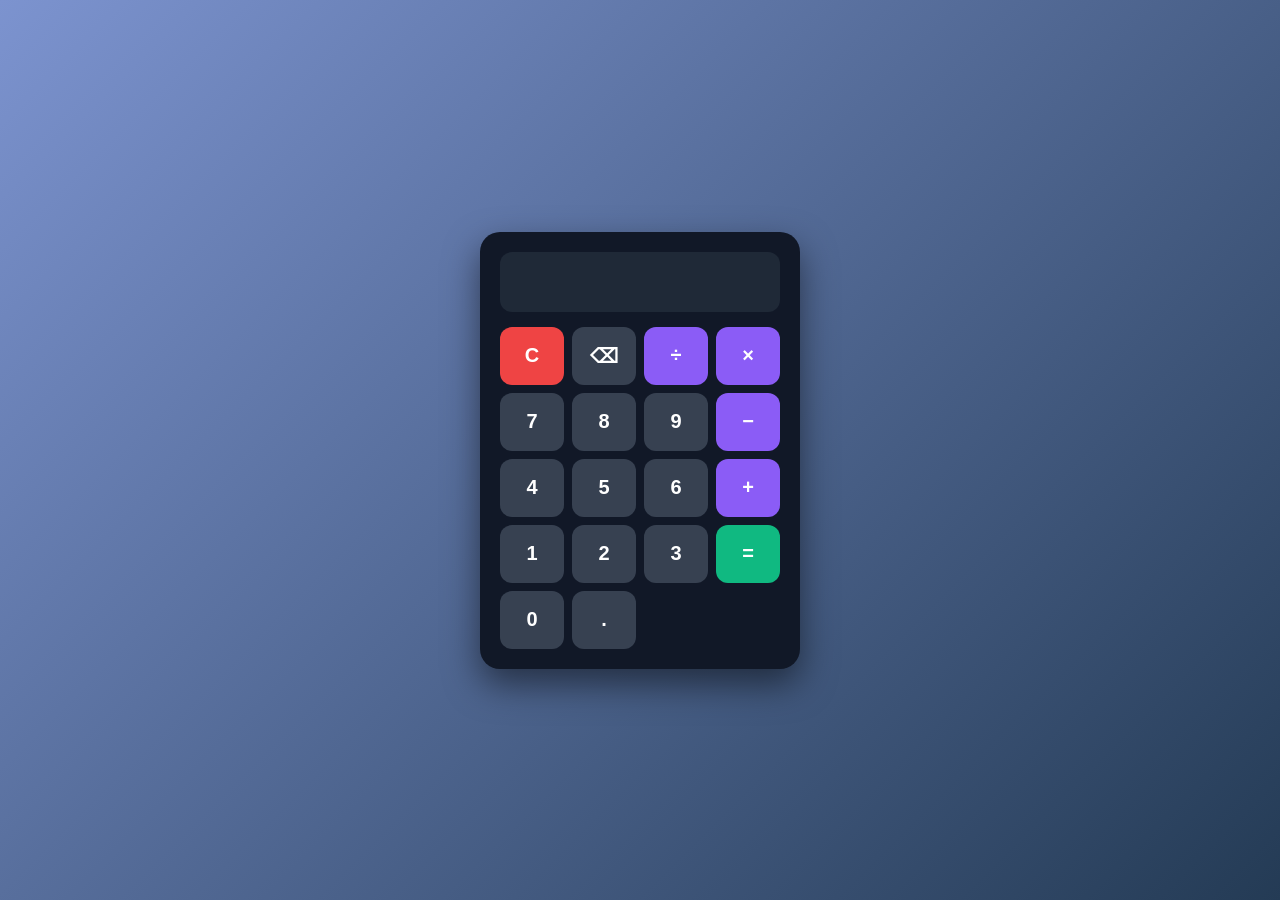
<file: Calculator_1/index.html>
<!DOCTYPE html>
<html>
<head>
    <title>Simple Calculator</title>
    <link rel="stylesheet" href="style.css">
</head>

<body>

    <div class="calculator">

        <input type="text" id="display" readonly>

        <div class="buttons">

            <button class="clear" onclick="clearDisplay()">C</button>
            <button onclick="deleteLast()">⌫</button>
            <button class="operator" onclick="addValue('/')">÷</button>
            <button class="operator" onclick="addValue('*')">×</button>

            <button onclick="addValue('7')">7</button>
            <button onclick="addValue('8')">8</button>
            <button onclick="addValue('9')">9</button>
            <button class="operator" onclick="addValue('-')">−</button>

            <button onclick="addValue('4')">4</button>
            <button onclick="addValue('5')">5</button>
            <button onclick="addValue('6')">6</button>
            <button class="operator" onclick="addValue('+')">+</button>

            <button onclick="addValue('1')">1</button>
            <button onclick="addValue('2')">2</button>
            <button onclick="addValue('3')">3</button>
            <button class="equal" onclick="calculate()">=</button>

            <button onclick="addValue('0')">0</button>
            <button onclick="addValue('.')">.</button>

        </div>

    </div>

    <script src="script.js"></script>

</body>
</html>
</file>
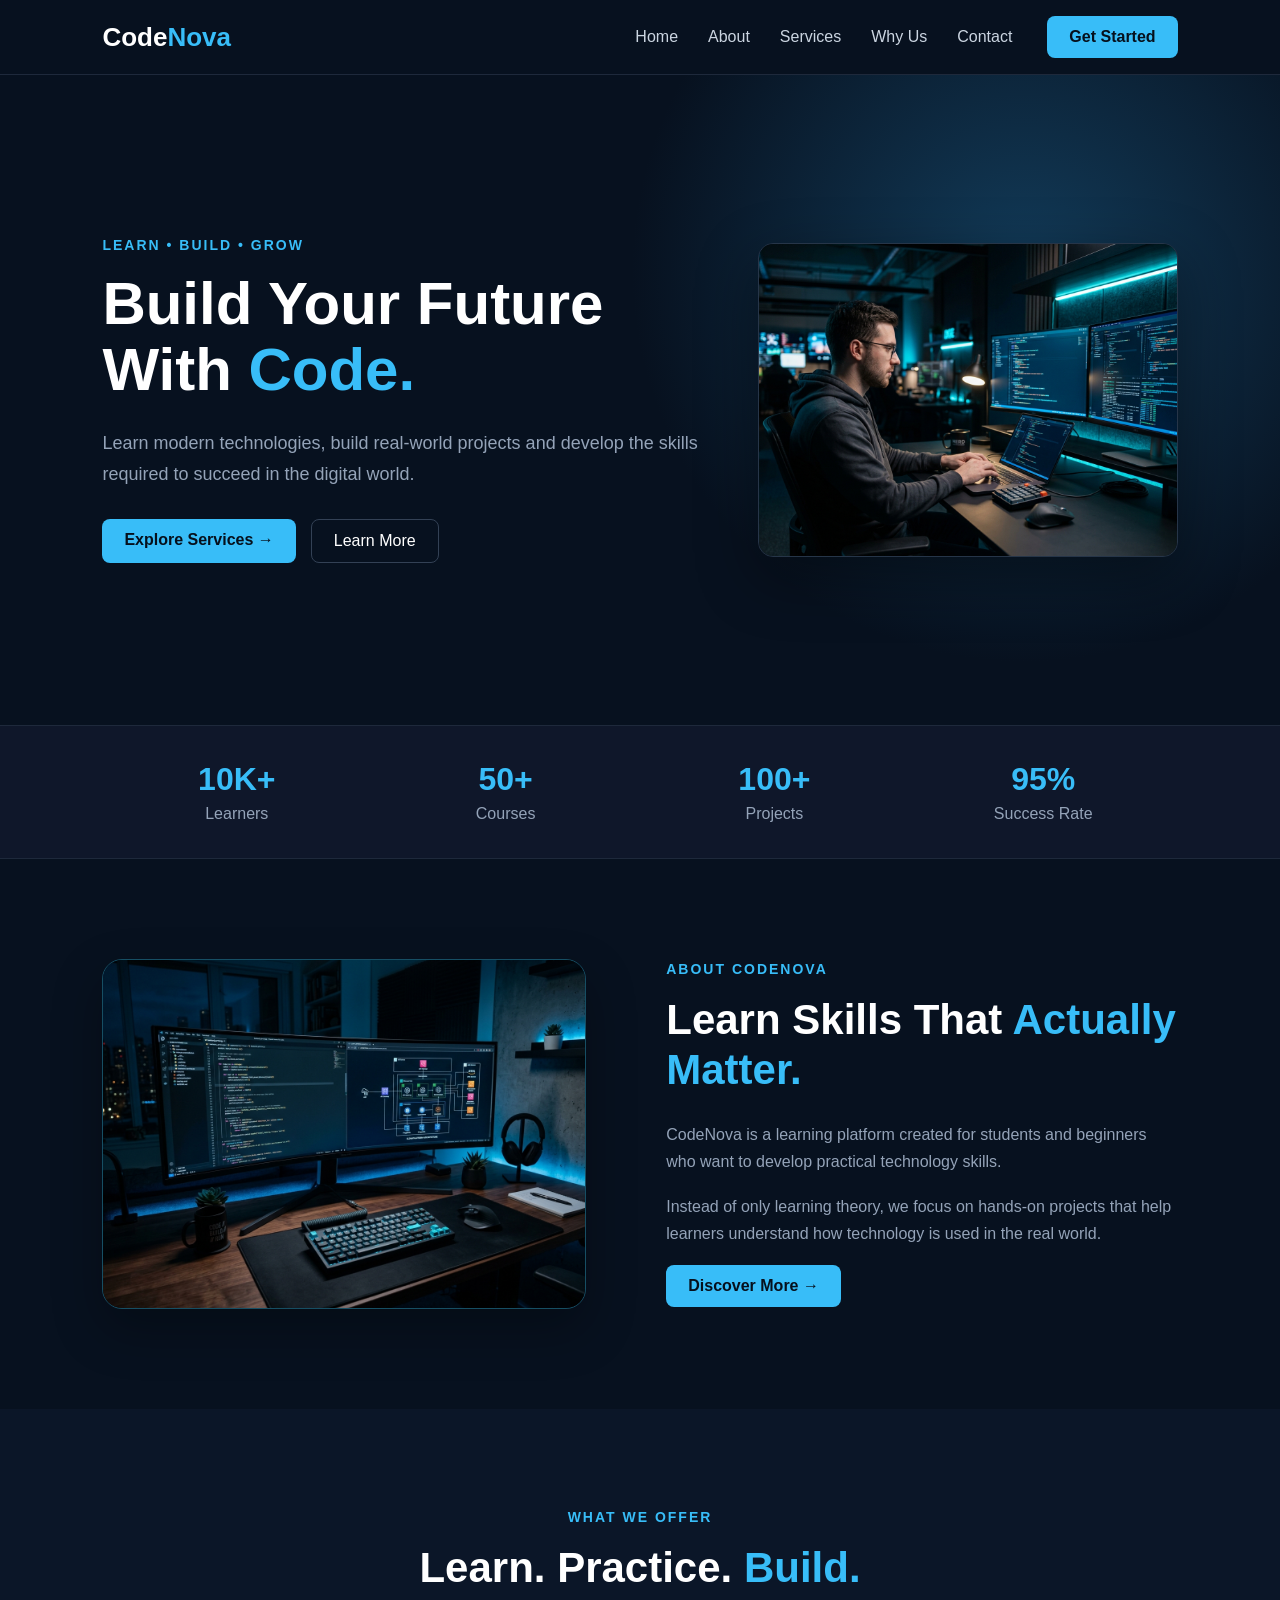
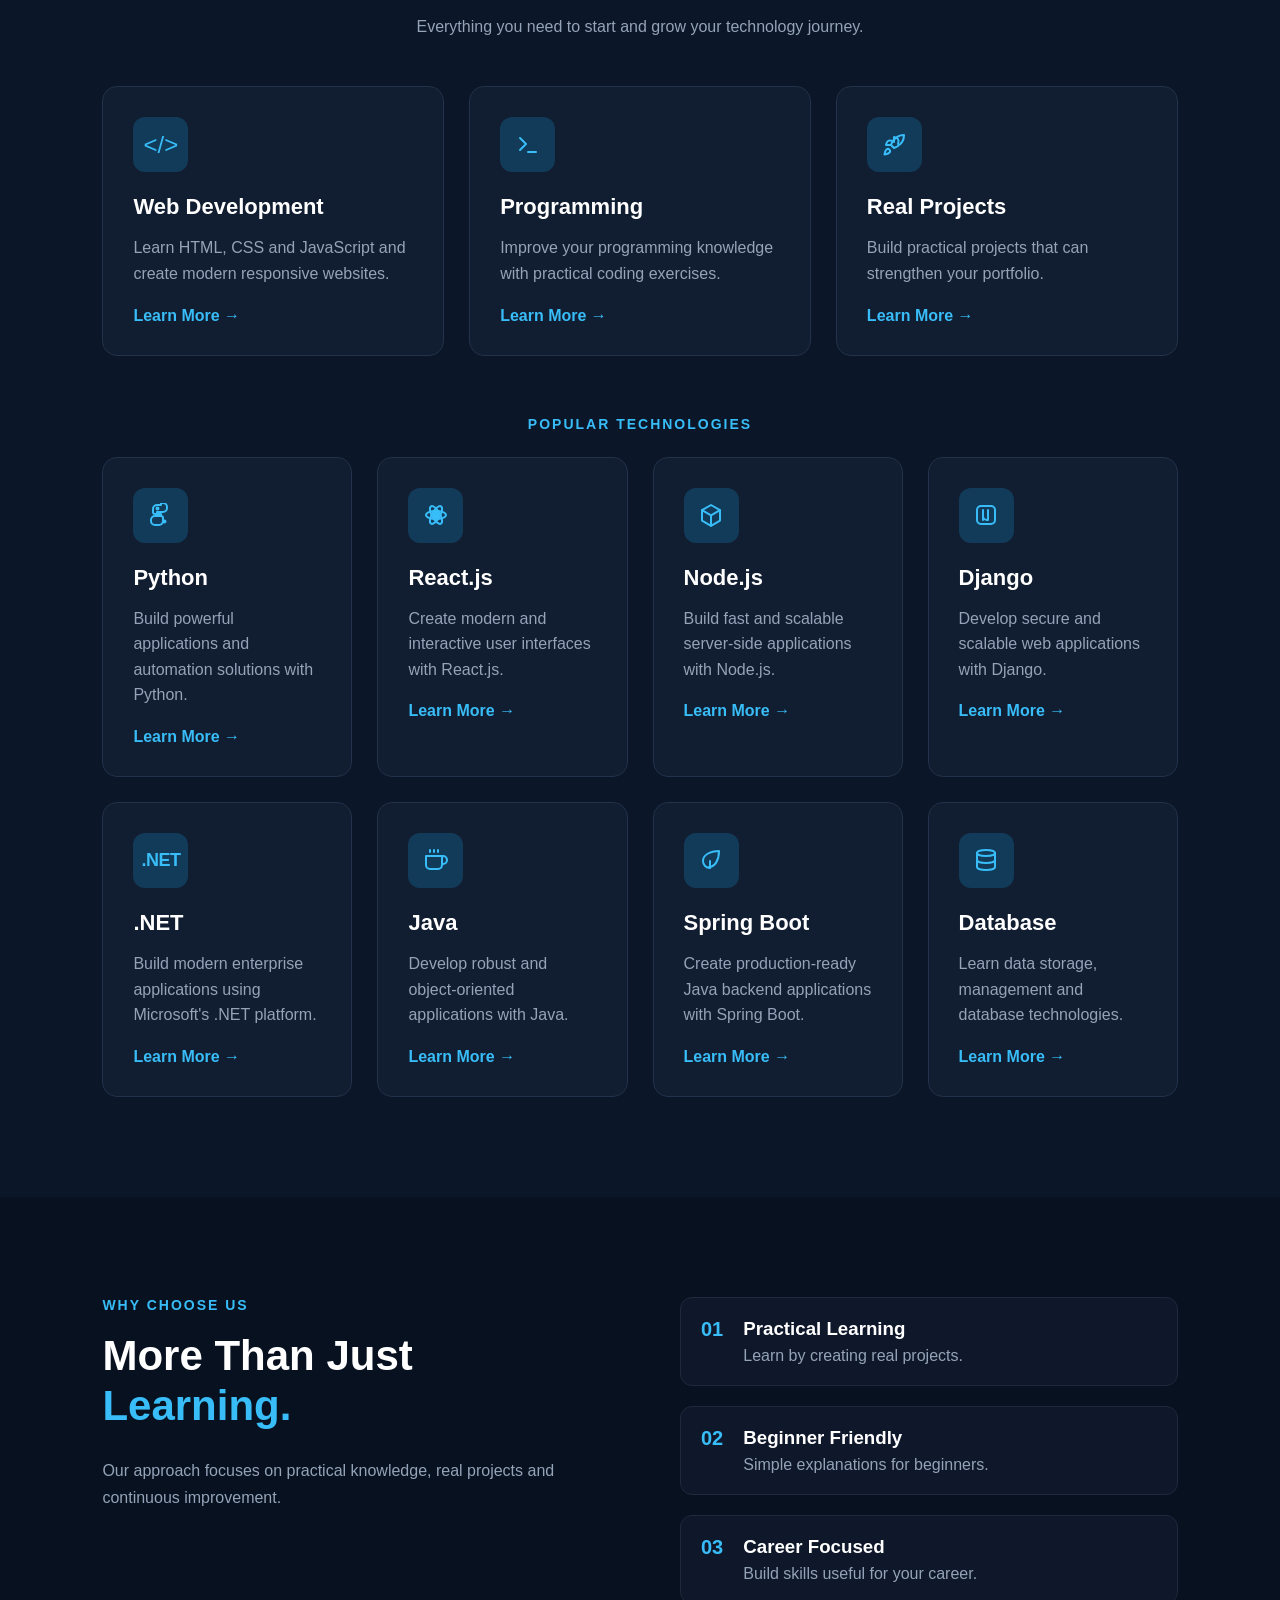
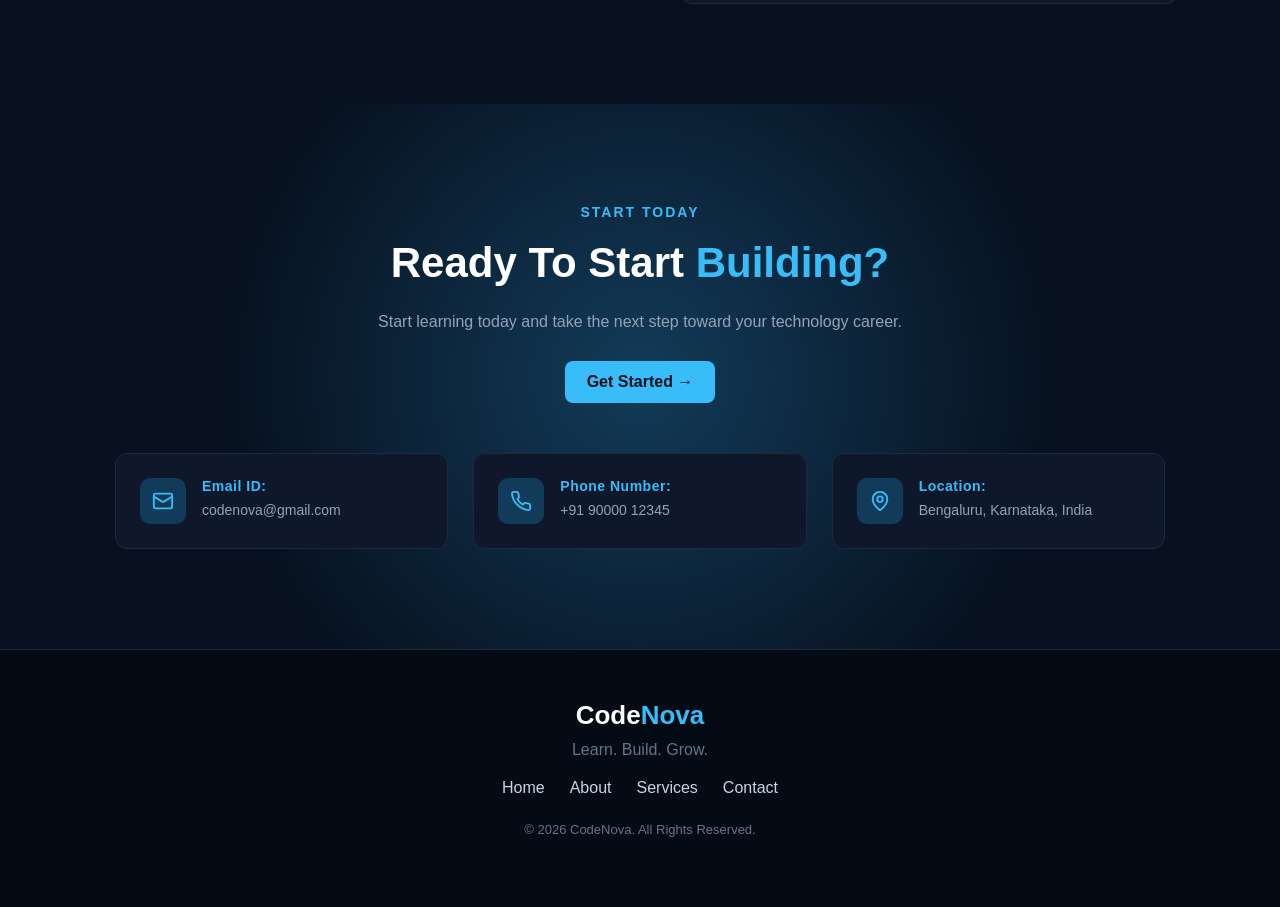
<file: CodeNova/index.html>
<!DOCTYPE html>
<html lang="en">

<head>
    <meta charset="UTF-8">
    <meta name="viewport" content="width=device-width, initial-scale=1.0">

    <title>CodeNova | Learn & Build</title>

    <link rel="stylesheet" href="style.css">
</head>

<body>

    <!-- NAVBAR -->
    <header>
        <div class="logo">
            Code<span>Nova</span>
        </div>

        <nav>
            <a href="#home">Home</a>
            <a href="#about">About</a>
            <a href="#services">Services</a>
            <a href="#why-us">Why Us</a>
            <a href="#contact">Contact</a>
        </nav>

        <a href="#contact" class="nav-btn">
            Get Started
        </a>
    </header>


    <!-- HERO -->
    <section class="hero" id="home">

        <div class="hero-content">

            <p class="small-title">
                 LEARN • BUILD • GROW
            </p>

            <h1>
                Build Your Future
                With <span>Code.</span>
            </h1>

            <p class="hero-text">
                Learn modern technologies, build real-world
                projects and develop the skills required to
                succeed in the digital world.
            </p>

            <div class="hero-buttons">

                <a href="#services" class="primary-btn">
                    Explore Services →
                </a>

                <a href="#about" class="secondary-btn">
                    Learn More
                </a>

            </div>

        </div>


        <div class="hero-card">

            <div class="hero-image-box">
                <img src="images/hero-developer.jpg" alt="Modern Software Developer Coding" class="hero-img">
            </div>

        </div>

    </section>


    <!-- STATS -->
    <section class="stats">

        <div>
            <h2>10K+</h2>
            <p>Learners</p>
        </div>

        <div>
            <h2>50+</h2>
            <p>Courses</p>
        </div>

        <div>
            <h2>100+</h2>
            <p>Projects</p>
        </div>

        <div>
            <h2>95%</h2>
            <p>Success Rate</p>
        </div>

    </section>


    <!-- ABOUT -->
    <section class="about" id="about">

        <div class="about-image">
            <div class="image-box">
                <img src="images/about-workspace.jpg" alt="Software Engineering Workspace" class="about-img">
            </div>
        </div>

        <div class="about-content">

            <p class="section-label">
                ABOUT CODENOVA
            </p>

            <h2>
                Learn Skills That
                <span>Actually Matter.</span>
            </h2>

            <p>
                CodeNova is a learning platform created for
                students and beginners who want to develop
                practical technology skills.
            </p>

            <p>
                Instead of only learning theory, we focus on
                hands-on projects that help learners understand
                how technology is used in the real world.
            </p>

            <a href="#services" class="primary-btn">
                Discover More →
            </a>

        </div>

    </section>


    <!-- SERVICES -->
    <section class="services" id="services">

        <p class="section-label">
            WHAT WE OFFER
        </p>

        <h2>
            Learn. Practice. <span>Build.</span>
        </h2>

        <p class="section-description">
            Everything you need to start and grow your
            technology journey.
        </p>


        <div class="service-container">

            <div class="service-card">

                <div class="service-icon">
                    &lt;/&gt;
                </div>

                <h3>Web Development</h3>

                <p>
                    Learn HTML, CSS and JavaScript and
                    create modern responsive websites.
                </p>

                <a href="#">Learn More →</a>

            </div>


            <div class="service-card">

                <div class="service-icon">
                    <svg width="24" height="24" viewBox="0 0 24 24" fill="none" stroke="currentColor" stroke-width="2" stroke-linecap="round" stroke-linejoin="round">
                        <polyline points="4 17 10 11 4 5"></polyline>
                        <line x1="12" y1="19" x2="20" y2="19"></line>
                    </svg>
                </div>

                <h3>Programming</h3>

                <p>
                    Improve your programming knowledge
                    with practical coding exercises.
                </p>

                <a href="#">Learn More →</a>

            </div>


            <div class="service-card">

                <div class="service-icon">
                    <svg width="24" height="24" viewBox="0 0 24 24" fill="none" stroke="currentColor" stroke-width="2" stroke-linecap="round" stroke-linejoin="round">
                        <path d="M4.5 16.5c-1.5 1.26-2 5-2 5s3.74-.5 5-2c.71-.84.7-2.13-.09-2.91a2.18 2.18 0 0 0-2.91-.09z"></path>
                        <path d="m12 15-3-3a22 22 0 0 1 2-3.95A12.88 12.88 0 0 1 22 2c0 2.72-.78 7.5-6 11a22.35 22.35 0 0 1-4 2z"></path>
                        <path d="M9 12H4s.55-3.03 2-4c1.62-1.08 5 0 5 0"></path>
                        <path d="M12 9V4s3.03.55 4 2c1.08 1.62 0 5 0 5"></path>
                    </svg>
                </div>

                <h3>Real Projects</h3>

                <p>
                    Build practical projects that can
                    strengthen your portfolio.
                </p>

                <a href="#">Learn More →</a>

            </div>

        </div>

        <p class="section-label tech-label">
            POPULAR TECHNOLOGIES
        </p>

        <div class="technology-container">

            <div class="service-card">
                <div class="service-icon">
                    <svg width="24" height="24" viewBox="0 0 24 24" fill="none" stroke="currentColor" stroke-width="2" stroke-linecap="round" stroke-linejoin="round">
                        <path d="M12 2H8a4 4 0 0 0-4 4v3a2 2 0 0 0 2 2h6v2H6a4 4 0 0 0-4 4v1a4 4 0 0 0 4 4h4a4 4 0 0 0 4-4v-3a2 2 0 0 0-2-2H8V9h6a4 4 0 0 0 4-4V4a4 4 0 0 0-4-4h-2z"></path>
                        <circle cx="8.5" cy="5.5" r="1" fill="currentColor"></circle>
                        <circle cx="15.5" cy="18.5" r="1" fill="currentColor"></circle>
                    </svg>
                </div>
                <h3>Python</h3>
                <p>
                    Build powerful applications and automation solutions with Python.
                </p>
                <a href="#contact">Learn More →</a>
            </div>

            <div class="service-card">
                <div class="service-icon">
                    <svg width="24" height="24" viewBox="0 0 24 24" fill="none" stroke="currentColor" stroke-width="2" stroke-linecap="round" stroke-linejoin="round">
                        <circle cx="12" cy="12" r="2.5" fill="currentColor"></circle>
                        <ellipse cx="12" cy="12" rx="10" ry="4"></ellipse>
                        <ellipse cx="12" cy="12" rx="10" ry="4" transform="rotate(60 12 12)"></ellipse>
                        <ellipse cx="12" cy="12" rx="10" ry="4" transform="rotate(120 12 12)"></ellipse>
                    </svg>
                </div>
                <h3>React.js</h3>
                <p>
                    Create modern and interactive user interfaces with React.js.
                </p>
                <a href="#contact">Learn More →</a>
            </div>

            <div class="service-card">
                <div class="service-icon">
                    <svg width="24" height="24" viewBox="0 0 24 24" fill="none" stroke="currentColor" stroke-width="2" stroke-linecap="round" stroke-linejoin="round">
                        <path d="M12 2l9 5.2v10.4L12 22.8 3 17.6V7.2L12 2z"></path>
                        <path d="M12 22.8V12.4"></path>
                        <path d="M21 7.2l-9 5.2"></path>
                        <path d="M3 7.2l9 5.2"></path>
                    </svg>
                </div>
                <h3>Node.js</h3>
                <p>
                    Build fast and scalable server-side applications with Node.js.
                </p>
                <a href="#contact">Learn More →</a>
            </div>

            <div class="service-card">
                <div class="service-icon">
                    <svg width="24" height="24" viewBox="0 0 24 24" fill="none" stroke="currentColor" stroke-width="2" stroke-linecap="round" stroke-linejoin="round">
                        <rect x="3" y="3" width="18" height="18" rx="4"></rect>
                        <path d="M9 7v10"></path>
                        <path d="M9 13a4 4 0 0 0 4 4h1V7"></path>
                    </svg>
                </div>
                <h3>Django</h3>
                <p>
                    Develop secure and scalable web applications with Django.
                </p>
                <a href="#contact">Learn More →</a>
            </div>

            <div class="service-card">
                <div class="service-icon">
                    <span style="font-weight: 800; font-size: 18px; letter-spacing: -0.5px;">.NET</span>
                </div>
                <h3>.NET</h3>
                <p>
                    Build modern enterprise applications using Microsoft's .NET platform.
                </p>
                <a href="#contact">Learn More →</a>
            </div>

            <div class="service-card">
                <div class="service-icon">
                    <svg width="24" height="24" viewBox="0 0 24 24" fill="none" stroke="currentColor" stroke-width="2" stroke-linecap="round" stroke-linejoin="round">
                        <path d="M18 8h1a4 4 0 0 1 0 8h-1"></path>
                        <path d="M2 8h16v9a4 4 0 0 1-4 4H6a4 4 0 0 1-4-4V8z"></path>
                        <line x1="6" y1="2" x2="6" y2="4"></line>
                        <line x1="10" y1="2" x2="10" y2="4"></line>
                        <line x1="14" y1="2" x2="14" y2="4"></line>
                    </svg>
                </div>
                <h3>Java</h3>
                <p>
                    Develop robust and object-oriented applications with Java.
                </p>
                <a href="#contact">Learn More →</a>
            </div>

            <div class="service-card">
                <div class="service-icon">
                    <svg width="24" height="24" viewBox="0 0 24 24" fill="none" stroke="currentColor" stroke-width="2" stroke-linecap="round" stroke-linejoin="round">
                        <path d="M11 20A7 7 0 0 1 4 13C4 7 11 3 20 3c0 9-4 16-10 16z"></path>
                        <path d="M11 20v-7"></path>
                    </svg>
                </div>
                <h3>Spring Boot</h3>
                <p>
                    Create production-ready Java backend applications with Spring Boot.
                </p>
                <a href="#contact">Learn More →</a>
            </div>

            <div class="service-card">
                <div class="service-icon">
                    <svg width="24" height="24" viewBox="0 0 24 24" fill="none" stroke="currentColor" stroke-width="2" stroke-linecap="round" stroke-linejoin="round">
                        <ellipse cx="12" cy="5" rx="9" ry="3"></ellipse>
                        <path d="M21 12c0 1.66-4 3-9 3s-9-1.34-9-3"></path>
                        <path d="M3 5v14c0 1.66 4 3 9 3s9-1.34 9-3V5"></path>
                    </svg>
                </div>
                <h3>Database</h3>
                <p>
                    Learn data storage, management and database technologies.
                </p>
                <a href="#contact">Learn More →</a>
            </div>

        </div>

    </section>


    <!-- WHY US -->
    <section class="why-us" id="why-us">

        <div>

            <p class="section-label">
                WHY CHOOSE US
            </p>

            <h2>
                More Than Just
                <span>Learning.</span>
            </h2>

            <p>
                Our approach focuses on practical knowledge,
                real projects and continuous improvement.
            </p>

        </div>


        <div class="features">

            <div class="feature">
                <strong>01</strong>
                <div>
                    <h3>Practical Learning</h3>
                    <p>
                        Learn by creating real projects.
                    </p>
                </div>
            </div>


            <div class="feature">
                <strong>02</strong>
                <div>
                    <h3>Beginner Friendly</h3>
                    <p>
                        Simple explanations for beginners.
                    </p>
                </div>
            </div>


            <div class="feature">
                <strong>03</strong>
                <div>
                    <h3>Career Focused</h3>
                    <p>
                        Build skills useful for your career.
                    </p>
                </div>
            </div>

        </div>

    </section>


    <!-- CONTACT CTA -->
    <section class="contact" id="contact">

        <p class="section-label">
            START TODAY
        </p>

        <h2>
            Ready To Start
            <span>Building?</span>
        </h2>

        <p>
            Start learning today and take the next step
            toward your technology career.
        </p>

        <a href="#" class="primary-btn">
            Get Started →
        </a>

        <div class="contact-details">

            <div class="contact-card">
                <div class="contact-icon">
                    <svg width="22" height="22" viewBox="0 0 24 24" fill="none" stroke="currentColor" stroke-width="2" stroke-linecap="round" stroke-linejoin="round">
                        <rect x="2" y="4" width="20" height="16" rx="2"></rect>
                        <path d="m22 7-8.97 5.7a1.94 1.94 0 0 1-2.06 0L2 7"></path>
                    </svg>
                </div>
                <div class="contact-info">
                    <span class="contact-label">Email ID:</span>
                    <a href="mailto:codenova@gmail.com" class="contact-link">codenova@gmail.com</a>
                </div>
            </div>

            <div class="contact-card">
                <div class="contact-icon">
                    <svg width="22" height="22" viewBox="0 0 24 24" fill="none" stroke="currentColor" stroke-width="2" stroke-linecap="round" stroke-linejoin="round">
                        <path d="M22 16.92v3a2 2 0 0 1-2.18 2 19.79 19.79 0 0 1-8.63-3.07 19.5 19.5 0 0 1-6-6 19.79 19.79 0 0 1-3.07-8.67A2 2 0 0 1 4.11 2h3a2 2 0 0 1 2 1.72 12.84 12.84 0 0 0 .7 2.81 2 2 0 0 1-.45 2.11L8.09 9.91a16 16 0 0 0 6 6l1.27-1.27a2 2 0 0 1 2.11-.45 12.84 12.84 0 0 0 2.81.7A2 2 0 0 1 22 16.92z"></path>
                    </svg>
                </div>
                <div class="contact-info">
                    <span class="contact-label">Phone Number:</span>
                    <a href="tel:+919000012345" class="contact-link">+91 90000 12345</a>
                </div>
            </div>

            <div class="contact-card">
                <div class="contact-icon">
                    <svg width="22" height="22" viewBox="0 0 24 24" fill="none" stroke="currentColor" stroke-width="2" stroke-linecap="round" stroke-linejoin="round">
                        <path d="M20 10c0 6-8 12-8 12s-8-6-8-12a8 8 0 0 1 16 0Z"></path>
                        <circle cx="12" cy="10" r="3"></circle>
                    </svg>
                </div>
                <div class="contact-info">
                    <span class="contact-label">Location:</span>
                    <span class="contact-value">Bengaluru, Karnataka, India</span>
                </div>
            </div>

        </div>

    </section>


    <!-- FOOTER -->
    <footer>

        <div class="footer-logo">
            Code<span>Nova</span>
        </div>

        <p>
            Learn. Build. Grow.
        </p>

        <div class="footer-links">
            <a href="#home">Home</a>
            <a href="#about">About</a>
            <a href="#services">Services</a>
            <a href="#contact">Contact</a>
        </div>

        <p class="copyright">
            &copy; 2026 CodeNova. All Rights Reserved.
        </p>

    </footer>

</body>
</html>
</file>
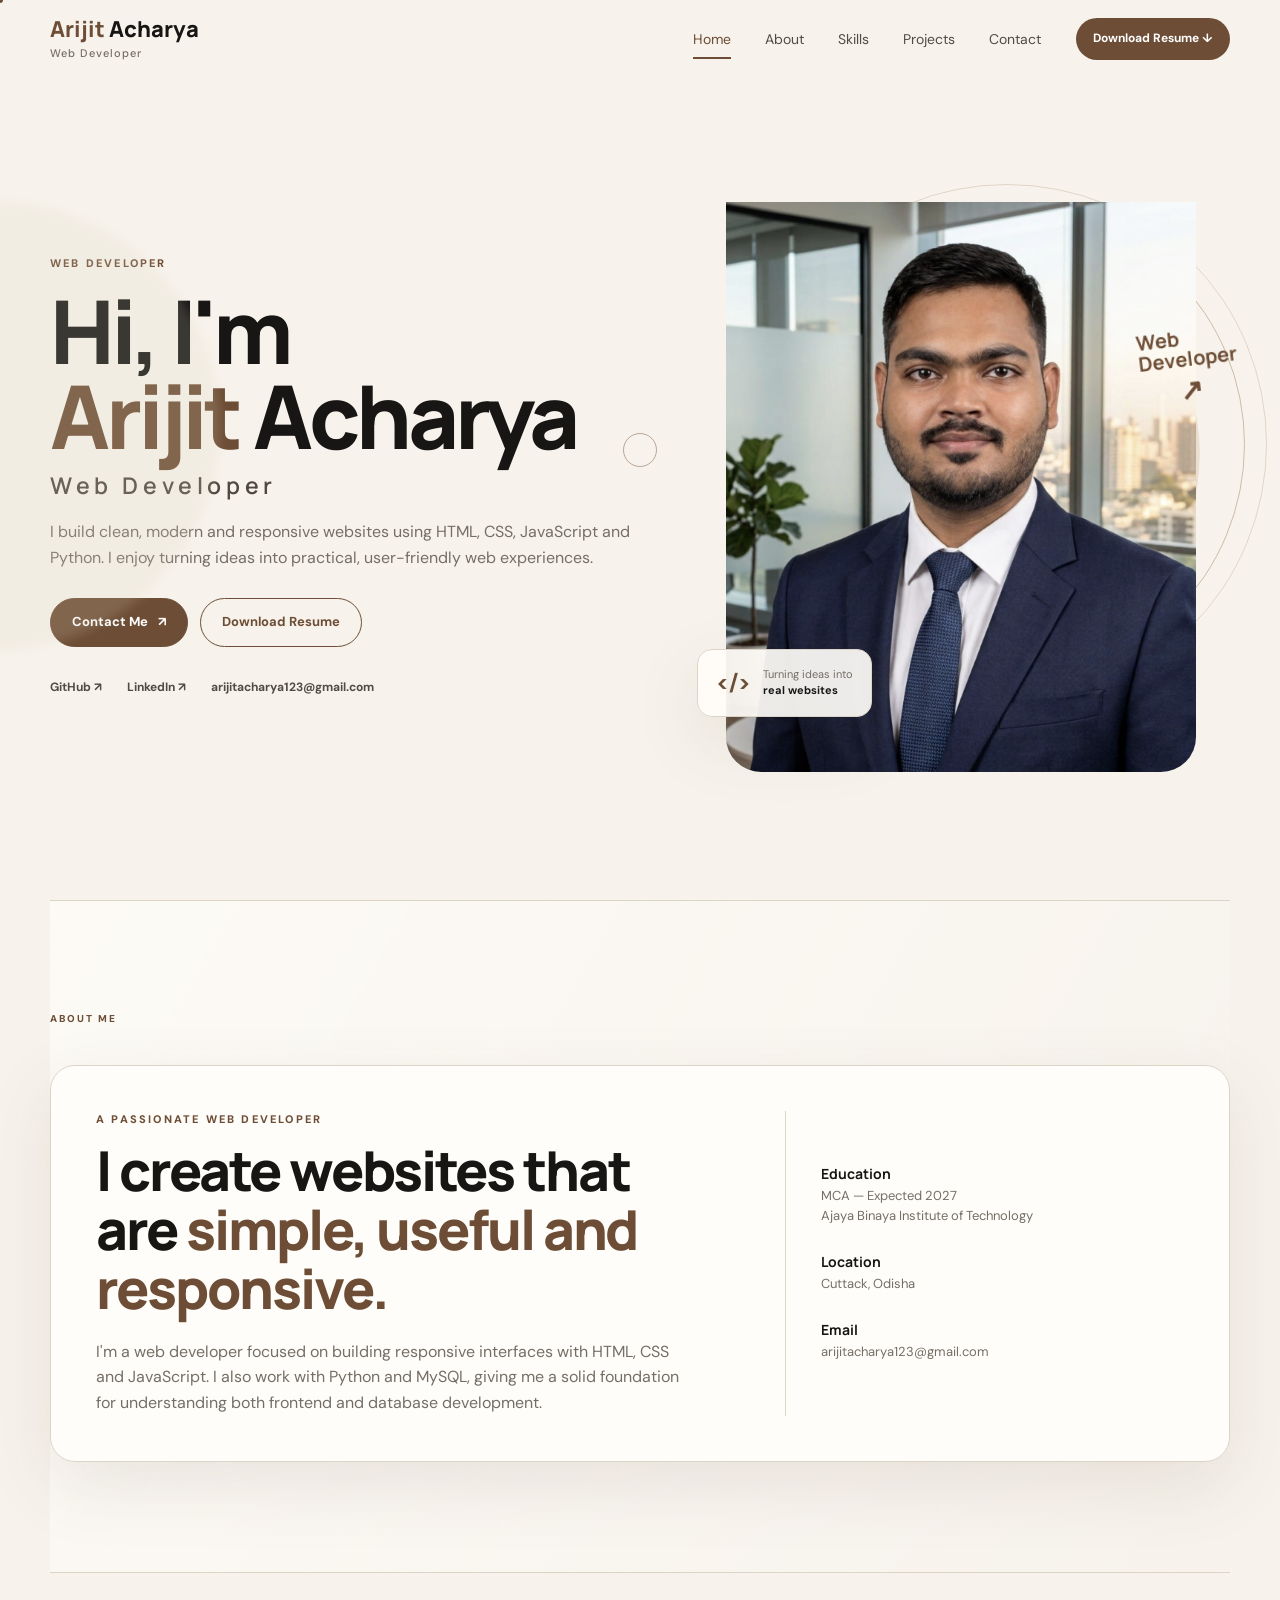
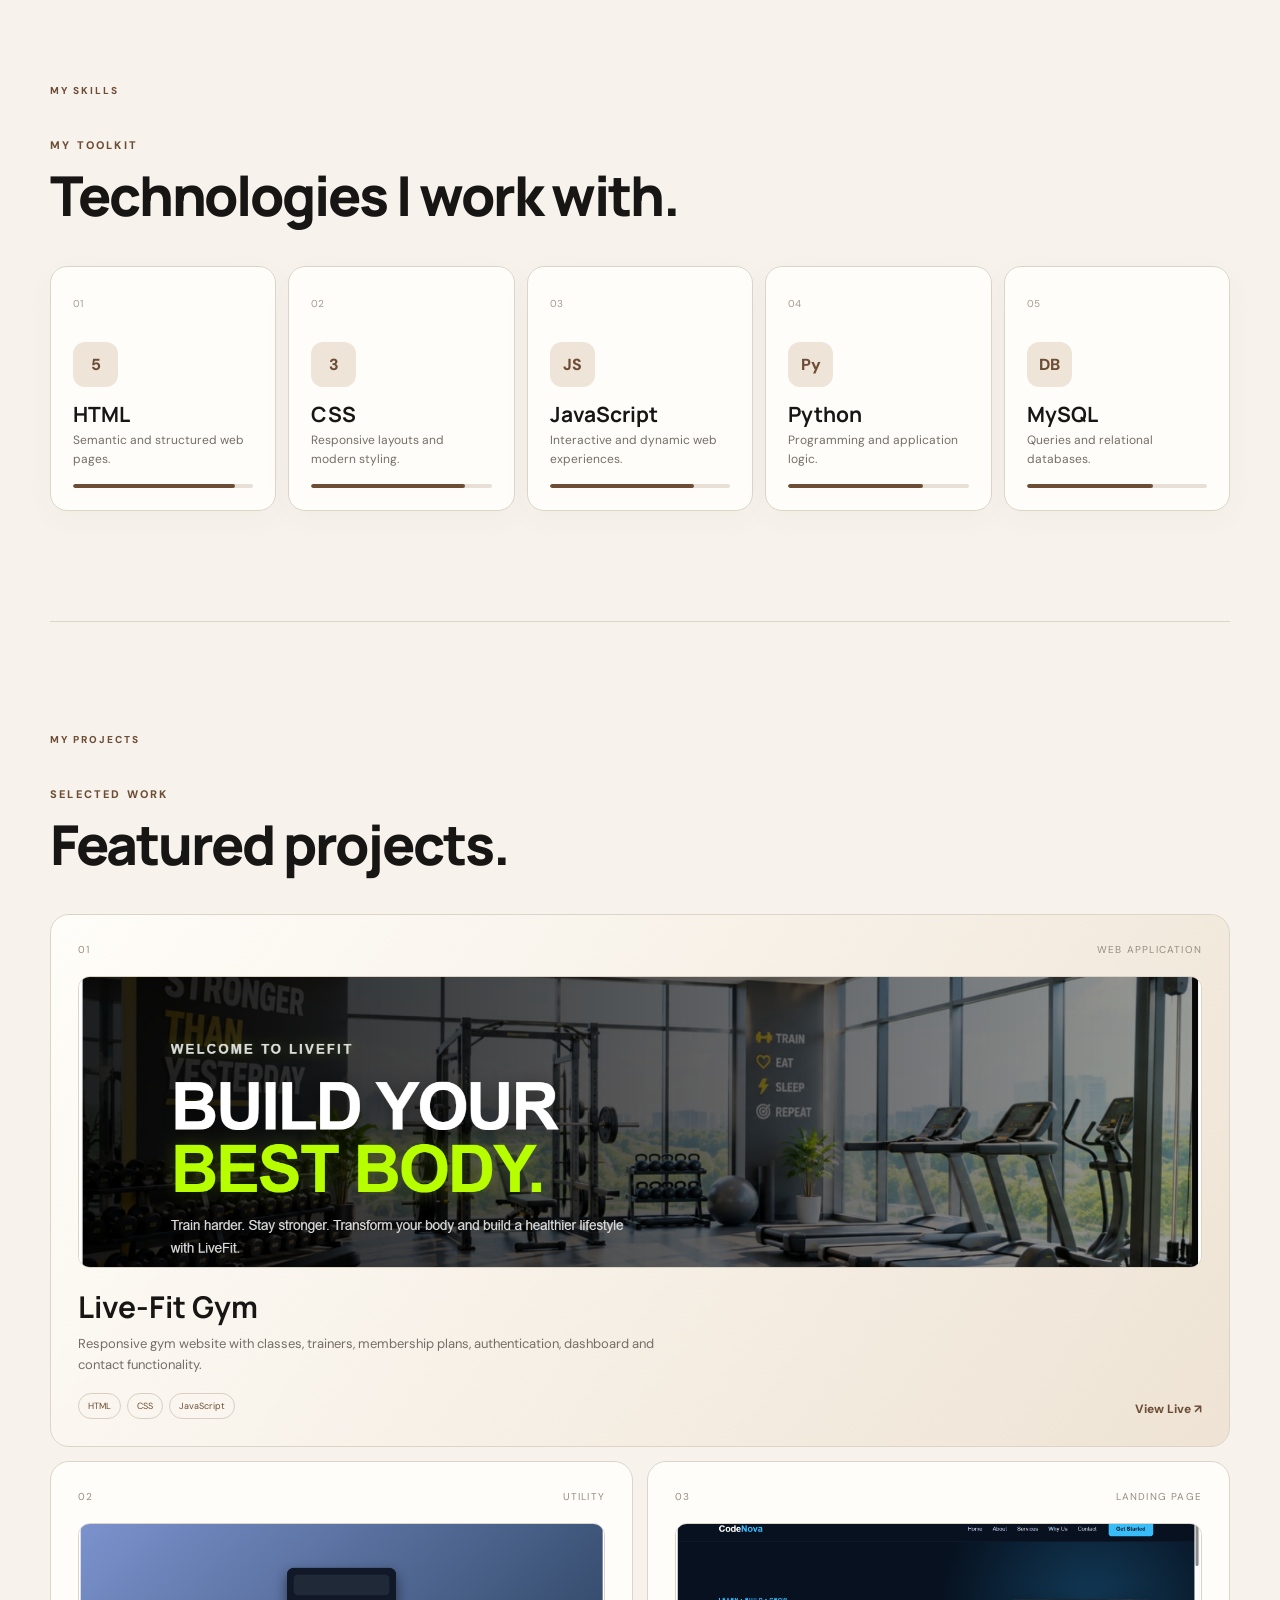
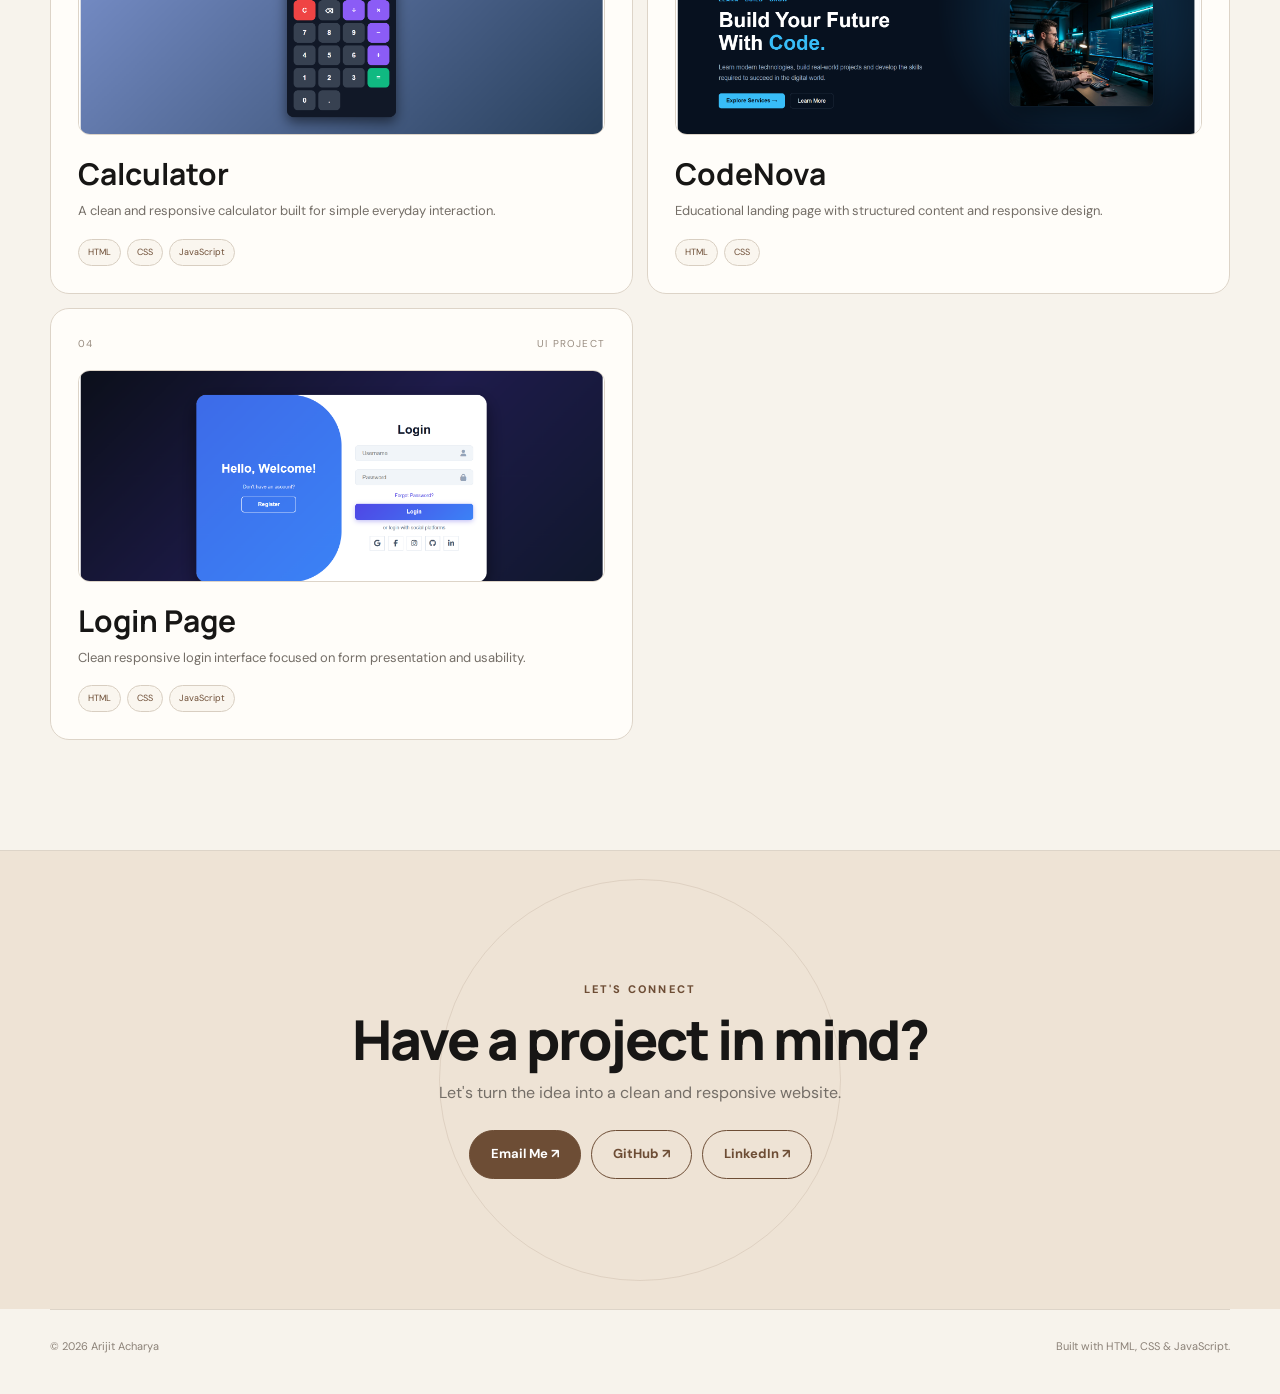
<file: portfolio_1/index.html>
<!DOCTYPE html>
<html lang="en">

<head>
  <meta charset="UTF-8">
  <meta name="viewport" content="width=device-width, initial-scale=1.0">
  <meta name="description" content="Arijit Acharya - Web Developer Portfolio">
  <title>Arijit Acharya | Web Developer</title>
  <link rel="preconnect" href="https://fonts.googleapis.com">
  <link rel="preconnect" href="https://fonts.gstatic.com" crossorigin>
  <link
    href="https://fonts.googleapis.com/css2?family=DM+Sans:wght@400;500;600;700&family=Manrope:wght@600;700;800&display=swap"
    rel="stylesheet">
  <link rel="stylesheet" href="style.css">
</head>

<body>
  <div class="page-loader">
    <div class="loader-mark">AA<span>.</span></div>
    <div class="loader-line"><i></i></div>
  </div>
  <div class="scroll-progress"></div>
  <div class="cursor-dot"></div>
  <div class="cursor-ring"></div>

  <header class="navbar">
    <a class="brand" href="#home">
      <span>Arijit</span> Acharya
      <small>Web Developer</small>
    </a>

    <button class="menu-btn" aria-label="Open menu">
      <span></span><span></span>
    </button>

    <nav class="nav-links">
      <a class="active" href="#home">Home</a>
      <a href="#about">About</a>
      <a href="#skills">Skills</a>
      <a href="#projects">Projects</a>
      <a href="#contact">Contact</a>
    </nav>

    <a class="nav-resume" href="assets/Arijit_Acharya_Resume.pdf" download>Download Resume ↓</a>
  </header>

  <main>

    <section id="home" class="hero">
      <div class="hero-content reveal">
        <p class="eyebrow">WEB DEVELOPER</p>
        <h1>Hi, I'm <br><span>Arijit</span> Acharya</h1>
        <h2>Web Developer</h2>
        <p class="hero-description">
          I build clean, modern and responsive websites using HTML, CSS,
          JavaScript and Python. I enjoy turning ideas into practical,
          user-friendly web experiences.
        </p>

        <div class="hero-buttons">
          <a class="btn primary" href="#contact">Contact Me <span>↗</span></a>
          <a class="btn secondary" href="assets/Arijit_Acharya_Resume.pdf" download>Download Resume</a>
        </div>

        <div class="socials">
          <a href="https://github.com/arijitacharya-dev" target="_blank">GitHub ↗</a>
          <a href="https://linkedin.com/in/arijit-acharya07" target="_blank">LinkedIn ↗</a>
          <a href="mailto:arijitacharya123@gmail.com">arijitacharya123@gmail.com</a>
        </div>
      </div>

      <div class="hero-visual reveal">
        <div class="portrait-bg"></div>
        <div class="circle-line circle-one"></div>
        <div class="circle-line circle-two"></div>
        <img class="portrait" src="assets/profile.jpg" alt="Arijit Acharya - Web Developer">
        <div class="developer-label">Web<br>Developer <span>↗</span></div>
        <div class="code-card">
          <b>&lt;/&gt;</b>
          <span>Turning ideas into<br><strong>real websites</strong></span>
        </div>
      </div>
    </section>

    <section id="about" class="section about reveal">
      <div class="section-title">ABOUT ME</div>
      <div class="about-grid">
        <div>
          <p class="mini-title">A PASSIONATE WEB DEVELOPER</p>
          <h2>I create websites that are <span>simple, useful and responsive.</span></h2>
          <p class="body-copy">
            I'm a web developer focused on building responsive interfaces with
            HTML, CSS and JavaScript. I also work with Python and MySQL, giving
            me a solid foundation for understanding both frontend and database
            development.
          </p>
        </div>

        <div class="about-info">
          <div><b>Education</b><span>MCA — Expected 2027<br>Ajaya Binaya Institute of Technology</span></div>
          <div><b>Location</b><span>Cuttack, Odisha</span></div>
          <div><b>Email</b><span>arijitacharya123@gmail.com</span></div>
        </div>
      </div>
    </section>

    <section id="skills" class="section reveal">
      <div class="section-title">MY SKILLS</div>
      <div class="section-head">
        <div>
          <p class="mini-title">MY TOOLKIT</p>
          <h2>Technologies I work with.</h2>
        </div>
      </div>

      <div class="skills-grid">
        <article class="skill tilt-card reveal"><span class="skill-no">01</span>
          <div class="skill-icon html">5</div>
          <h3>HTML</h3>
          <p>Semantic and structured web pages.</p>
          <div class="bar"><i style="width:90%"></i></div>
        </article>
        <article class="skill tilt-card reveal"><span class="skill-no">02</span>
          <div class="skill-icon css">3</div>
          <h3>CSS</h3>
          <p>Responsive layouts and modern styling.</p>
          <div class="bar"><i style="width:85%"></i></div>
        </article>
        <article class="skill tilt-card reveal"><span class="skill-no">03</span>
          <div class="skill-icon js">JS</div>
          <h3>JavaScript</h3>
          <p>Interactive and dynamic web experiences.</p>
          <div class="bar"><i style="width:80%"></i></div>
        </article>
        <article class="skill tilt-card reveal"><span class="skill-no">04</span>
          <div class="skill-icon py">Py</div>
          <h3>Python</h3>
          <p>Programming and application logic.</p>
          <div class="bar"><i style="width:75%"></i></div>
        </article>
        <article class="skill tilt-card reveal"><span class="skill-no">05</span>
          <div class="skill-icon sql">DB</div>
          <h3>MySQL</h3>
          <p>Queries and relational databases.</p>
          <div class="bar"><i style="width:70%"></i></div>
        </article>
      </div>
    </section>

    <section id="projects" class="section reveal">
      <div class="section-title">MY PROJECTS</div>
      <div class="section-head">
        <div>
          <p class="mini-title">SELECTED WORK</p>
          <h2>Featured projects.</h2>
        </div>
      </div>

      <div class="projects-grid">
        <article class="project reveal tilt-card featured">
          <div class="project-top"><span>01</span><span>WEB APPLICATION</span></div>
          <div class="project-img">
            <img src="assets/CodeNova _ Learn & Build - Personal - Microsoft​ Edge 10_10_2026 19_00_47.png"
              alt="Live-Fit Gym website preview" loading="lazy">
          </div>
          <div class="project-bottom">
            <div>
              <h3>Live-Fit Gym</h3>
              <p>Responsive gym website with classes, trainers, membership plans, authentication, dashboard and contact
                functionality.</p>
              <div class="tags"><span>HTML</span><span>CSS</span><span>JavaScript</span></div>
            </div>
            <a href="https://fanciful-marigold-0f16ea.netlify.app" target="_blank" class="project-link">View Live ↗</a>
          </div>
        </article>

        <article class="project">
          <div class="project-top"><span>02</span><span>UTILITY</span></div>
          <div class="project-img">
            <img src="assets/Simple Calculator - Personal - Microsoft​ Edge 10_10_2026 18_50_31.png"
              alt="Calculator interface preview" loading="lazy">
          </div>
          <div class="project-bottom">
            <div>
              <h3>Calculator</h3>
              <p>A clean and responsive calculator built for simple everyday interaction.</p>
              <div class="tags"><span>HTML</span><span>CSS</span><span>JavaScript</span></div>
            </div>
          </div>
        </article>

        <article class="project">
          <div class="project-top"><span>03</span><span>LANDING PAGE</span></div>
          <div class="project-img">
            <img src="assets/CodeNova _ Learn & Build - Personal - Microsoft​ Edge 10_10_2026 18_56_03.png"
              alt="CodeNova educational platform preview" loading="lazy">
          </div>
          <div class="project-bottom">
            <div>
              <h3>CodeNova</h3>
              <p>Educational landing page with structured content and responsive design.</p>
              <div class="tags"><span>HTML</span><span>CSS</span></div>
            </div>
          </div>
        </article>

        <article class="project">
          <div class="project-top"><span>04</span><span>UI PROJECT</span></div>
          <div class="project-img">
            <img src="assets/Simple Calculator - Personal - Microsoft​ Edge 10_10_2026 18_53_53.png"
              alt="Login page preview" loading="lazy">
          </div>
          <div class="project-bottom">
            <div>
              <h3>Login Page</h3>
              <p>Clean responsive login interface focused on form presentation and usability.</p>
              <div class="tags"><span>HTML</span><span>CSS</span><span>JavaScript</span></div>
            </div>
          </div>
        </article>
      </div>
    </section>

    <section id="contact" class="contact reveal">
      <p class="mini-title">LET'S CONNECT</p>
      <h2>Have a project in mind?</h2>
      <p>Let's turn the idea into a clean and responsive website.</p>
      <div class="contact-buttons">
        <a class="btn primary" href="mailto:arijitacharya123@gmail.com">Email Me ↗</a>
        <a class="btn secondary" href="https://github.com/arijitacharya-dev" target="_blank">GitHub ↗</a>
        <a class="btn secondary" href="https://linkedin.com/in/arijit-acharya07" target="_blank">LinkedIn ↗</a>
      </div>
    </section>

  </main>

  <footer>
    <span>© 2026 Arijit Acharya</span>
    <span>Built with HTML, CSS & JavaScript.</span>
  </footer>

  <script src="script.js"></script>
</body>

</html>
</file>
<file: Calculator_1/style.css>
body {
    font-family: Arial, sans-serif;
    background: linear-gradient(135deg, #7c93cf, #243b55);

    display: flex;
    justify-content: center;
    align-items: center;

    height: 100vh;
    margin: 0;
}

.calculator {
    background-color: #111827;
    padding: 20px;
    border-radius: 20px;
    width: 280px;

    box-shadow: 0 15px 35px rgba(0, 0, 0, 0.5);
}

#display {
    width: 100%;
    height: 60px;

    font-size: 28px;
    text-align: right;

    margin-bottom: 15px;
    padding: 10px;

    box-sizing: border-box;

    border: none;
    border-radius: 12px;

    background-color: #1f2937;
    color: white;
}

.buttons {
    display: grid;
    grid-template-columns: repeat(4, 1fr);
    gap: 8px;
}

button {
    width: 100%;
    height: 58px;

    font-size: 20px;
    font-weight: bold;

    border: none;
    border-radius: 12px;

    cursor: pointer;

    background-color: #374151;
    color: white;
}

button:hover {
    transform: scale(1.05);
}

/* Operator buttons */
.operator {
    background-color: #8b5cf6;
}

/* Clear button */
.clear {
    background-color: #ef4444;
}

/* Equal button */
.equal {
    background-color: #10b981;
}
</file>
<file: CodeNova/style.css>
* {
    margin: 0;
    padding: 0;
    box-sizing: border-box;
}

html {
    scroll-behavior: smooth;
}

body {
    font-family: Arial, sans-serif;
    background: #07111f;
    color: white;
}


/* ================= NAVBAR ================= */

header {
    height: 75px;

    display: flex;
    align-items: center;
    justify-content: space-between;

    padding: 0 8%;

    background: #07111f;

    border-bottom: 1px solid #1e293b;

    position: sticky;
    top: 0;

    z-index: 100;
}

.logo,
.footer-logo {
    font-size: 26px;
    font-weight: bold;
}

.logo span,
.footer-logo span {
    color: #38bdf8;
}

nav {
    display: flex;
    align-items: center;
    gap: 30px;
    margin-left: auto;
    margin-right: 35px;
}

nav a,
.footer-links a {
    color: #cbd5e1;
    text-decoration: none;
}

nav a:hover,
.footer-links a:hover {
    color: #38bdf8;
}

.nav-btn,
.primary-btn {
    background: #38bdf8;
    color: #06101c;

    padding: 12px 22px;

    border-radius: 8px;

    text-decoration: none;

    font-weight: bold;

    display: inline-block;
}

.nav-btn:hover,
.primary-btn:hover {
    background: #7dd3fc;
}


/* ================= HERO ================= */

.hero {
    min-height: 650px;

    display: flex;

    align-items: center;

    justify-content: space-between;

    padding: 80px 8%;

    background:
        radial-gradient(
            circle at 80% 30%,
            #123b59,
            transparent 35%
        );
}

.hero-content {
    max-width: 600px;
}

.small-title,
.section-label {
    color: #38bdf8;

    font-size: 14px;

    font-weight: bold;

    letter-spacing: 2px;

    margin-bottom: 18px;
}

.hero h1 {
    font-size: 60px;

    line-height: 1.1;

    margin-bottom: 25px;
}

.hero h1 span,
.about-content h2 span,
.services h2 span,
.why-us h2 span,
.contact h2 span {
    color: #38bdf8;
}

.hero-text {
    color: #94a3b8;

    font-size: 18px;

    line-height: 1.7;

    margin-bottom: 30px;
}

.hero-buttons {
    display: flex;

    gap: 15px;
}

.secondary-btn {
    border: 1px solid #334155;

    padding: 12px 22px;

    border-radius: 8px;

    color: white;

    text-decoration: none;
}

.secondary-btn:hover {
    border-color: #38bdf8;
}


/* ================= CODE CARD / HERO IMAGE ================= */

.hero-card {
    width: 420px;
}

.hero-image-box {
    background: #0f172a;

    border: 1px solid #263548;

    border-radius: 15px;

    overflow: hidden;

    box-shadow: 0 20px 60px rgba(0, 0, 0, 0.4);
}

.hero-img {
    width: 100%;
    height: auto;
    display: block;
    object-fit: cover;
}

.code-window {
    background: #0f172a;

    border: 1px solid #263548;

    border-radius: 15px;

    overflow: hidden;

    box-shadow: 0 20px 60px rgba(0, 0, 0, 0.4);
}

.window-top {
    height: 45px;

    background: #172033;

    display: flex;

    align-items: center;

    gap: 7px;

    padding-left: 15px;
}

.window-top span {
    width: 10px;
    height: 10px;

    border-radius: 50%;

    background: #64748b;
}

.code {
    padding: 30px;

    line-height: 2;

    font-family: monospace;

    color: #e2e8f0;
}

.code .blue {
    color: #38bdf8;
}

.code .green {
    color: #86efac;
}


/* ================= STATS ================= */

.stats {
    display: grid;

    grid-template-columns: repeat(4, 1fr);

    background: #0f172a;

    border-top: 1px solid #1e293b;
    border-bottom: 1px solid #1e293b;

    padding: 35px 8%;

    text-align: center;
}

.stats h2 {
    color: #38bdf8;

    font-size: 32px;
}

.stats p {
    color: #94a3b8;

    margin-top: 7px;
}


/* ================= ABOUT ================= */

.about {
    display: flex;

    align-items: center;

    gap: 80px;

    padding: 100px 8%;
}

.about-image {
    width: 45%;
}

.image-box {
    height: 350px;

    border-radius: 20px;

    overflow: hidden;

    box-shadow: 0 20px 50px rgba(0, 0, 0, 0.3);

    border: 1px solid #164e63;
}

.about-img {
    width: 100%;
    height: 100%;
    object-fit: cover;
    display: block;
}

.about-content {
    flex: 1;
}

.about-content h2,
.services h2,
.why-us h2,
.contact h2 {
    font-size: 42px;

    line-height: 1.2;

    margin-bottom: 25px;
}

.about-content > p:not(.section-label) {
    color: #94a3b8;

    line-height: 1.7;

    margin-bottom: 18px;
}


/* ================= SERVICES ================= */

.services {
    text-align: center;

    padding: 100px 8%;

    background: #0b1628;
}

.section-description {
    color: #94a3b8;

    margin-bottom: 50px;
}

.service-container {
    display: grid;

    grid-template-columns: repeat(3, 1fr);

    gap: 25px;
}

.tech-label {
    margin-top: 60px;
    margin-bottom: 25px;
}

.technology-container {
    display: grid;

    grid-template-columns: repeat(4, 1fr);

    gap: 25px;
}

.service-card {
    text-align: left;

    background: #111d30;

    border: 1px solid #22324a;

    border-radius: 15px;

    padding: 30px;

    transition: 0.3s;
}

.service-card:hover {
    transform: translateY(-8px);

    border-color: #38bdf8;
}

.service-icon {
    width: 55px;
    height: 55px;

    display: flex;

    align-items: center;
    justify-content: center;

    background: #123b59;

    color: #38bdf8;

    border-radius: 12px;

    font-size: 24px;

    margin-bottom: 22px;
}

.service-card h3 {
    font-size: 22px;

    margin-bottom: 15px;
}

.service-card p {
    color: #94a3b8;

    line-height: 1.6;

    margin-bottom: 20px;
}

.service-card a {
    color: #38bdf8;

    text-decoration: none;

    font-weight: bold;
}


/* ================= WHY US ================= */

.why-us {
    display: grid;

    grid-template-columns: 1fr 1fr;

    gap: 80px;

    padding: 100px 8%;
}

.why-us > div:first-child > p:last-child {
    color: #94a3b8;

    line-height: 1.7;
}

.features {
    display: flex;

    flex-direction: column;

    gap: 20px;
}

.feature {
    display: flex;

    gap: 20px;

    padding: 20px;

    background: #0f172a;

    border: 1px solid #1e293b;

    border-radius: 12px;
}

.feature strong {
    color: #38bdf8;

    font-size: 20px;
}

.feature h3 {
    margin-bottom: 7px;
}

.feature p {
    color: #94a3b8;
}


/* ================= CONTACT ================= */

.contact {
    text-align: center;

    padding: 100px 8%;

    background:
        radial-gradient(
            circle,
            #123b59,
            #07111f 60%
        );
}

.contact p:not(.section-label) {
    color: #94a3b8;

    margin-bottom: 30px;
}

.contact-details {
    display: grid;

    grid-template-columns: repeat(3, 1fr);

    gap: 25px;

    max-width: 1050px;

    margin: 50px auto 0;

    text-align: left;
}

.contact-card {
    background: #0f172a;

    border: 1px solid #1e293b;

    border-radius: 12px;

    padding: 24px;

    display: flex;

    align-items: flex-start;

    gap: 16px;

    transition: 0.3s;
}

.contact-card:hover {
    border-color: #38bdf8;

    transform: translateY(-4px);
}

.contact-icon {
    width: 46px;
    height: 46px;
    min-width: 46px;

    background: #123b59;

    color: #38bdf8;

    border-radius: 10px;

    display: flex;

    align-items: center;

    justify-content: center;
}

.contact-info {
    display: flex;

    flex-direction: column;

    gap: 6px;
}

.contact-label {
    font-size: 14px;

    font-weight: bold;

    color: #38bdf8;

    letter-spacing: 0.5px;
}

.contact-value {
    font-size: 14px;

    color: #94a3b8;

    line-height: 1.5;

    word-break: break-word;
}

.contact-link {
    font-size: 14px;

    color: #94a3b8;

    line-height: 1.5;

    word-break: break-word;

    text-decoration: none;

    transition: 0.2s;
}

.contact-link:hover {
    color: #38bdf8;
}


/* ================= FOOTER ================= */

footer {
    text-align: center;

    padding: 50px 8%;

    background: #050b14;

    border-top: 1px solid #1e293b;
}

.footer-logo {
    margin-bottom: 10px;
}

footer > p {
    color: #64748b;

    margin-bottom: 20px;
}

.footer-links {
    display: flex;

    justify-content: center;

    gap: 25px;

    margin-bottom: 25px;
}

.copyright {
    font-size: 13px;
}


/* ================= RESPONSIVE ================= */

@media (max-width: 900px) {

    nav {
        gap: 16px;
        margin-right: 20px;
    }

    .hero {
        flex-direction: column;

        text-align: center;

        gap: 60px;
    }

    .hero-buttons {
        justify-content: center;
    }

    .hero-card {
        width: 90%;
        max-width: 420px;
    }

    .hero h1 {
        font-size: 48px;
    }

    .about {
        flex-direction: column;
    }

    .about-image {
        width: 100%;
    }

    .service-container {
        grid-template-columns: 1fr;
    }

    .technology-container {
        grid-template-columns: repeat(2, 1fr);
    }

    .why-us {
        grid-template-columns: 1fr;
    }

    .contact-details {
        grid-template-columns: 1fr;

        max-width: 500px;

        margin: 40px auto 0;
    }
}


@media (max-width: 600px) {

    header {
        padding: 0 5%;
    }

    nav {
        display: none;
    }

    .nav-btn {
        padding: 9px 14px;

        font-size: 13px;
    }

    .hero {
        padding: 60px 5%;
    }

    .hero h1 {
        font-size: 40px;
    }

    .hero-text {
        font-size: 16px;
    }

    .hero-buttons {
        flex-direction: column;
    }

    .stats {
        grid-template-columns: 1fr 1fr;

        gap: 30px;
    }

    .about,
    .services,
    .why-us,
    .contact {
        padding: 70px 5%;
    }

    .about-content h2,
    .services h2,
    .why-us h2,
    .contact h2 {
        font-size: 34px;
    }

    .image-box {
        height: 250px;
    }

    .contact-card {
        padding: 18px;

        gap: 12px;
    }

    .technology-container {
        grid-template-columns: 1fr;
    }

    .footer-links {
        flex-wrap: wrap;
    }
}
</file>
<file: portfolio_1/style.css>
:root{
  --bg:#f7f3ec;
  --paper:#fffdf9;
  --paper-2:#f0e6d8;
  --brown:#6d4d35;
  --brown-dark:#33271f;
  --text:#171615;
  --muted:#746e67;
  --line:#ddd4c8;
  --shadow:0 24px 70px rgba(74,53,37,.10);
  --max:1180px;
  --ease:cubic-bezier(.22,1,.36,1);
}
*{box-sizing:border-box;margin:0;padding:0}
html{scroll-behavior:smooth}
body{
  background:var(--bg);
  color:var(--text);
  font-family:"DM Sans",sans-serif;
  line-height:1.6;
  overflow-x:hidden;
  cursor:none;
}
body:before{
  content:"";position:fixed;inset:0;pointer-events:none;z-index:-1;opacity:.2;
  background-image:radial-gradient(#8d7a66 .55px,transparent .55px);
  background-size:18px 18px;
}
a{text-decoration:none;color:inherit}
button{font:inherit}
::selection{background:var(--brown);color:#fff}

/* Loader */
.page-loader{
  position:fixed;inset:0;background:var(--bg);z-index:9999;
  display:grid;place-content:center;gap:18px;
  transition:opacity .7s var(--ease),visibility .7s;
}
.page-loader.done{opacity:0;visibility:hidden;pointer-events:none}
.loader-mark{font:800 42px Manrope;color:var(--text);letter-spacing:-2px;text-align:center}
.loader-mark span{color:var(--brown)}
.loader-line{width:150px;height:2px;background:#dfd4c7;overflow:hidden}
.loader-line i{display:block;width:0;height:100%;background:var(--brown);animation:loadLine 1.2s var(--ease) forwards}
@keyframes loadLine{to{width:100%}}

/* Cursor + progress */
.cursor-dot,.cursor-ring{
  position:fixed;left:0;top:0;pointer-events:none;z-index:10000;border-radius:50%;
  transform:translate(-50%,-50%);
}
.cursor-dot{width:6px;height:6px;background:var(--brown);transition:transform .15s}
.cursor-ring{
  width:34px;height:34px;border:1px solid rgba(109,77,53,.45);
  transition:width .25s var(--ease),height .25s var(--ease),border-color .25s,background .25s;
}
.cursor-ring.hover{width:58px;height:58px;border-color:var(--brown);background:rgba(109,77,53,.06)}
.scroll-progress{
  position:fixed;top:0;left:0;width:0;height:3px;background:var(--brown);
  z-index:10001;transform-origin:left;
}

/* Navbar */
.navbar{
  height:78px;width:min(var(--max),calc(100% - 40px));margin:auto;
  display:flex;align-items:center;gap:35px;position:relative;z-index:20;
  transition:height .35s var(--ease);
}
.navbar.scrolled{
  position:fixed;left:50%;transform:translateX(-50%);
  top:12px;height:62px;padding:0 18px;
  width:min(var(--max),calc(100% - 28px));
  background:rgba(255,253,249,.84);backdrop-filter:blur(18px);
  border:1px solid rgba(221,212,200,.85);border-radius:18px;
  box-shadow:0 12px 40px rgba(74,53,37,.08);
}
.brand{font:800 22px Manrope,sans-serif;line-height:1.05;margin-right:auto;color:var(--text)}
.brand span{color:var(--brown)}
.brand small{display:block;font:500 11px "DM Sans";letter-spacing:.1em;color:var(--muted);margin-top:4px}
.nav-links{display:flex;gap:34px}
.nav-links a{font-size:14px;color:#514b45;position:relative;transition:color .25s}
.nav-links a:after{
  content:"";position:absolute;left:0;right:0;bottom:-9px;height:2px;
  background:var(--brown);transform:scaleX(0);transform-origin:center;transition:transform .35s var(--ease)
}
.nav-links a:hover,.nav-links a.active{color:var(--brown)}
.nav-links a:hover:after,.nav-links a.active:after{transform:scaleX(1)}
.nav-resume{background:var(--brown);color:#fff;padding:11px 17px;border-radius:100px;font-size:12px;font-weight:700;transition:transform .3s var(--ease),box-shadow .3s}
.nav-resume:hover{transform:translateY(-2px);box-shadow:0 10px 25px rgba(109,77,53,.2)}
.menu-btn{display:none;border:0;background:none}

/* Hero */
.hero{
  width:min(var(--max),calc(100% - 40px));min-height:calc(100vh - 78px);margin:auto;
  display:grid;grid-template-columns:1fr .9fr;align-items:center;gap:45px;
  padding:60px 0 85px;position:relative
}
.hero:before{
  content:"";position:absolute;width:450px;height:450px;border-radius:50%;
  background:rgba(223,207,188,.18);filter:blur(5px);left:-280px;top:15%;
  animation:floatBlob 9s ease-in-out infinite
}
@keyframes floatBlob{50%{transform:translate(40px,25px) scale(1.05)}}
.eyebrow,.mini-title{font-size:11px;font-weight:800;letter-spacing:.2em;color:var(--brown)}
.hero h1{
  font:800 clamp(55px,7vw,88px)/.96 Manrope,sans-serif;letter-spacing:-4px;
  margin:16px 0 12px
}
.hero h1 span{color:var(--brown)}
.hero h2{font:600 23px Manrope;letter-spacing:.2em;color:#514941}
.hero-description{max-width:580px;color:var(--muted);font-size:16px;margin-top:18px}
.hero-buttons{display:flex;gap:12px;margin-top:28px}
.btn{
  display:inline-flex;align-items:center;justify-content:center;gap:10px;border-radius:100px;
  padding:13px 21px;font-size:13px;font-weight:700;border:1px solid var(--brown);
  transition:transform .4s var(--ease),box-shadow .4s var(--ease),background .3s,color .3s
}
.btn:hover{transform:translateY(-4px);box-shadow:0 16px 35px rgba(74,53,37,.13)}
.primary{background:var(--brown);color:#fff}
.primary:hover{background:var(--brown-dark)}
.secondary{background:transparent;color:var(--brown)}
.secondary:hover{background:var(--brown);color:#fff}
.socials{display:flex;gap:25px;margin-top:31px;flex-wrap:wrap}
.socials a{font-size:12px;font-weight:700;color:#514b45;border-bottom:1px solid transparent;transition:.25s}
.socials a:hover{border-color:var(--brown);color:var(--brown);transform:translateY(-2px)}

.hero-visual{height:590px;position:relative;display:flex;align-items:flex-end;justify-content:center}
.portrait-bg{
  position:absolute;width:430px;height:430px;border-radius:48% 52% 45% 55%;
  background:#e9ded0;top:55px;right:30px;transform:rotate(9deg);
  animation:portraitBlob 7s ease-in-out infinite
}
@keyframes portraitBlob{50%{border-radius:55% 45% 50% 50%;transform:rotate(5deg) scale(1.025)}}
.portrait{
  position:relative;z-index:2;width:470px;height:570px;object-fit:cover;object-position:center 12%;
  border-radius:0 0 35px 35px;filter:saturate(.9);
  transform:translateY(18px);opacity:0;animation:portraitIn 1.1s .45s var(--ease) forwards
}
@keyframes portraitIn{to{transform:translateY(0);opacity:1}}
.circle-line{position:absolute;border:1px solid #cbbba8;border-radius:50%;z-index:1}
.circle-one{width:475px;height:475px;right:-15px;top:25px;animation:spinSlow 18s linear infinite}
.circle-two{width:520px;height:520px;right:-37px;top:2px;border-color:#e0d4c6;animation:spinSlow 25s linear infinite reverse}
@keyframes spinSlow{to{transform:rotate(360deg)}}
.developer-label{
  position:absolute;right:-8px;top:145px;z-index:4;font:700 20px/1.05 Manrope;
  color:var(--brown);transform:rotate(-7deg);animation:sway 4s ease-in-out infinite
}
@keyframes sway{50%{transform:rotate(-2deg) translateY(-5px)}}
.developer-label span{font-size:28px;display:block;text-align:center;margin-top:6px}
.code-card{
  position:absolute;left:5px;bottom:55px;z-index:5;background:rgba(255,253,249,.92);
  border:1px solid var(--line);box-shadow:var(--shadow);border-radius:15px;padding:15px 18px;
  display:flex;gap:12px;align-items:center;animation:cardFloat 4s ease-in-out infinite
}
@keyframes cardFloat{50%{transform:translateY(-8px)}}
.code-card b{font-size:22px;color:var(--brown)}
.code-card span{font-size:11px;line-height:1.45;color:var(--muted)}
.code-card strong{color:var(--text)}

/* Sections */
.section{width:min(var(--max),calc(100% - 40px));margin:auto;padding:110px 0;border-top:1px solid var(--line)}
.section-title{font-size:10px;font-weight:800;letter-spacing:.2em;color:var(--brown);margin-bottom:38px}
.about{background:linear-gradient(120deg,rgba(255,253,249,.7),transparent)}
.about-grid{
  display:grid;grid-template-columns:1.2fr .8fr;gap:90px;background:var(--paper);
  padding:45px;border:1px solid var(--line);border-radius:25px;box-shadow:var(--shadow);
  transition:transform .5s var(--ease),box-shadow .5s
}
.about-grid:hover{transform:translateY(-4px);box-shadow:0 30px 80px rgba(74,53,37,.12)}
.about h2,.section-head h2,.contact h2{font:800 clamp(35px,4.5vw,55px)/1.08 Manrope;letter-spacing:-2px;margin:12px 0 20px}
.about h2 span{color:var(--brown)}
.body-copy{color:var(--muted);max-width:650px}
.about-info{border-left:1px solid var(--line);padding-left:35px;display:grid;gap:25px;align-content:center}
.about-info div{display:grid;gap:3px}
.about-info b{font:700 14px Manrope}
.about-info span{font-size:13px;color:var(--muted)}

.section-head{margin-bottom:40px}
.skills-grid{display:grid;grid-template-columns:repeat(5,1fr);gap:12px}
.skill{
  background:var(--paper);border:1px solid var(--line);border-radius:17px;padding:22px;
  min-height:220px;box-shadow:0 8px 30px rgba(74,53,37,.035);
  transition:transform .5s var(--ease),box-shadow .5s var(--ease),border-color .3s;
  transform-style:preserve-3d
}
.skill:hover{box-shadow:var(--shadow);border-color:#cbb9a4}
.skill-no{font-size:10px;color:#a49a8f}
.skill-icon{
  width:45px;height:45px;border-radius:12px;margin-top:28px;display:grid;place-items:center;
  font-weight:800;background:#eee4d7;color:var(--brown);transition:transform .5s var(--ease)
}
.skill:hover .skill-icon{transform:translateZ(18px) rotate(-5deg) scale(1.06)}
.skill h3{font:700 21px Manrope;margin-top:13px}
.skill p{font-size:12px;color:var(--muted);margin:3px 0 14px}
.bar{height:4px;background:#e8e0d6;border-radius:10px;overflow:hidden}
.bar i{display:block;height:100%;background:var(--brown);border-radius:10px;transform:scaleX(0);transform-origin:left;transition:transform 1.2s .25s var(--ease)}
.reveal.show .bar i{transform:scaleX(1)}

.projects-grid{display:grid;grid-template-columns:repeat(2,1fr);gap:14px}
.project{
  background:var(--paper);border:1px solid var(--line);border-radius:19px;min-height:310px;padding:27px;
  display:flex;flex-direction:column;transition:transform .5s var(--ease),box-shadow .5s var(--ease),border-color .3s;
  transform-style:preserve-3d
}
.project:hover{box-shadow:var(--shadow);border-color:#cbb9a4}
.project.featured{grid-column:span 2;background:linear-gradient(125deg,#fffdf9,#eee3d4)}
.project-top{display:flex;justify-content:space-between;color:#988c80;font-size:10px;letter-spacing:.12em}
.project-bottom{margin-top:auto;display:flex;justify-content:space-between;gap:25px;align-items:end}
.project h3{font:700 30px Manrope;margin-bottom:7px;transition:transform .4s var(--ease)}
.project:hover h3{transform:translateX(5px)}
.project p{font-size:13px;color:var(--muted);max-width:600px}
.tags{display:flex;gap:6px;margin-top:17px;flex-wrap:wrap}
.tags span{font-size:9px;padding:5px 9px;border:1px solid #d8cec1;border-radius:100px;color:var(--brown);background:#faf6ef;transition:.3s}
.project:hover .tags span{background:#fff;transform:translateY(-2px)}
.project-link{font-size:12px;font-weight:800;color:var(--brown);white-space:nowrap;transition:transform .3s}
.project-link:hover{transform:translateX(5px)}

.project-img{
  margin:18px 0;
  border-radius:12px;
  overflow:hidden;
  border:1px solid var(--line);
  background:var(--paper-2);
}
.project-img img{
  width:100%;
  height:210px;
  object-fit:cover;
  object-position:center;
  display:block;
  transition:transform .5s var(--ease);
}
.project.featured .project-img img{
  height:290px;
}
.project:hover .project-img img{
  transform:scale(1.02);
}

.contact{
  text-align:center;padding:130px 20px;background:#eee3d5;border-top:1px solid var(--line);
  position:relative;overflow:hidden
}
.contact:before{
  content:"";position:absolute;width:400px;height:400px;border-radius:50%;
  border:1px solid rgba(109,77,53,.12);left:50%;top:50%;transform:translate(-50%,-50%);
  animation:pulseRing 4s ease-in-out infinite
}
@keyframes pulseRing{50%{width:500px;height:500px;opacity:.45}}
.contact>*{position:relative;z-index:1}
.contact h2{margin-bottom:10px}
.contact>p:not(.mini-title){color:var(--muted)}
.contact-buttons{display:flex;justify-content:center;gap:10px;flex-wrap:wrap;margin-top:25px}
footer{
  width:min(var(--max),calc(100% - 40px));margin:auto;padding:28px 0 38px;display:flex;
  justify-content:space-between;color:#8b8177;font-size:11px;border-top:1px solid var(--line)
}

/* Reveal system */
.reveal{opacity:0;transform:translateY(35px);transition:opacity .85s var(--ease),transform .85s var(--ease)}
.reveal.show{opacity:1;transform:none}
.skills-grid .reveal:nth-child(2),.projects-grid .reveal:nth-child(2){transition-delay:.08s}
.skills-grid .reveal:nth-child(3),.projects-grid .reveal:nth-child(3){transition-delay:.16s}
.skills-grid .reveal:nth-child(4),.projects-grid .reveal:nth-child(4){transition-delay:.24s}
.skills-grid .reveal:nth-child(5),.projects-grid .reveal:nth-child(5){transition-delay:.32s}

@media(max-width:1000px){
  .hero{grid-template-columns:1fr;min-height:auto;padding-top:50px}
  .hero-visual{max-width:570px;width:100%;margin:auto}
  .skills-grid{grid-template-columns:repeat(2,1fr)}
}
@media(max-width:700px){
  body{cursor:auto}
  .cursor-dot,.cursor-ring{display:none}
  .navbar{height:70px;width:calc(100% - 28px)}
  .navbar.scrolled{top:7px}
  .nav-resume{display:none}
  .menu-btn{display:grid;gap:5px}
  .menu-btn span{width:25px;height:2px;background:var(--brown);transition:.3s}
  .menu-btn.open span:first-child{transform:translateY(3.5px) rotate(45deg)}
  .menu-btn.open span:last-child{transform:translateY(-3.5px) rotate(-45deg)}
  .nav-links{
    display:none;position:absolute;right:0;top:62px;flex-direction:column;gap:15px;
    background:var(--paper);border:1px solid var(--line);border-radius:15px;
    padding:18px 22px;box-shadow:var(--shadow)
  }
  .nav-links.open{display:flex}
  .hero,.section{width:calc(100% - 28px)}
  .hero{padding:55px 0 75px}
  .hero h1{font-size:54px;letter-spacing:-3px}
  .hero-visual{height:470px;margin-top:25px}
  .portrait{width:350px;height:455px}
  .portrait-bg{width:330px;height:330px;top:45px;right:35px}
  .circle-one{width:350px;height:350px;right:20px}
  .circle-two{width:390px;height:390px;right:0}
  .developer-label{right:0;top:105px;font-size:15px}
  .code-card{left:0;bottom:25px}
  .about-grid{grid-template-columns:1fr;padding:28px;gap:35px}
  .about-info{border-left:0;border-top:1px solid var(--line);padding:25px 0 0}
  .skills-grid,.projects-grid{grid-template-columns:1fr}
  .project.featured{grid-column:auto}
  .project-bottom{display:block}
  .project-link{display:inline-block;margin-top:20px}
  .project.featured .project-img img{height:220px}
  .project-img img{height:190px}
  footer{width:calc(100% - 28px);flex-direction:column;gap:8px}
}
@media(max-width:420px){
  .hero h1{font-size:47px}
  .hero-visual{height:410px}
  .portrait{width:310px;height:395px}
  .portrait-bg{width:290px;height:290px}
  .circle-one{width:310px;height:310px}
  .circle-two{width:340px;height:340px}
  .project.featured .project-img img{height:180px}
  .project-img img{height:160px}
}
@media(prefers-reduced-motion:reduce){
  *,*:before,*:after{animation-duration:.01ms!important;animation-iteration-count:1!important;scroll-behavior:auto!important;transition-duration:.01ms!important}
}
</file>
